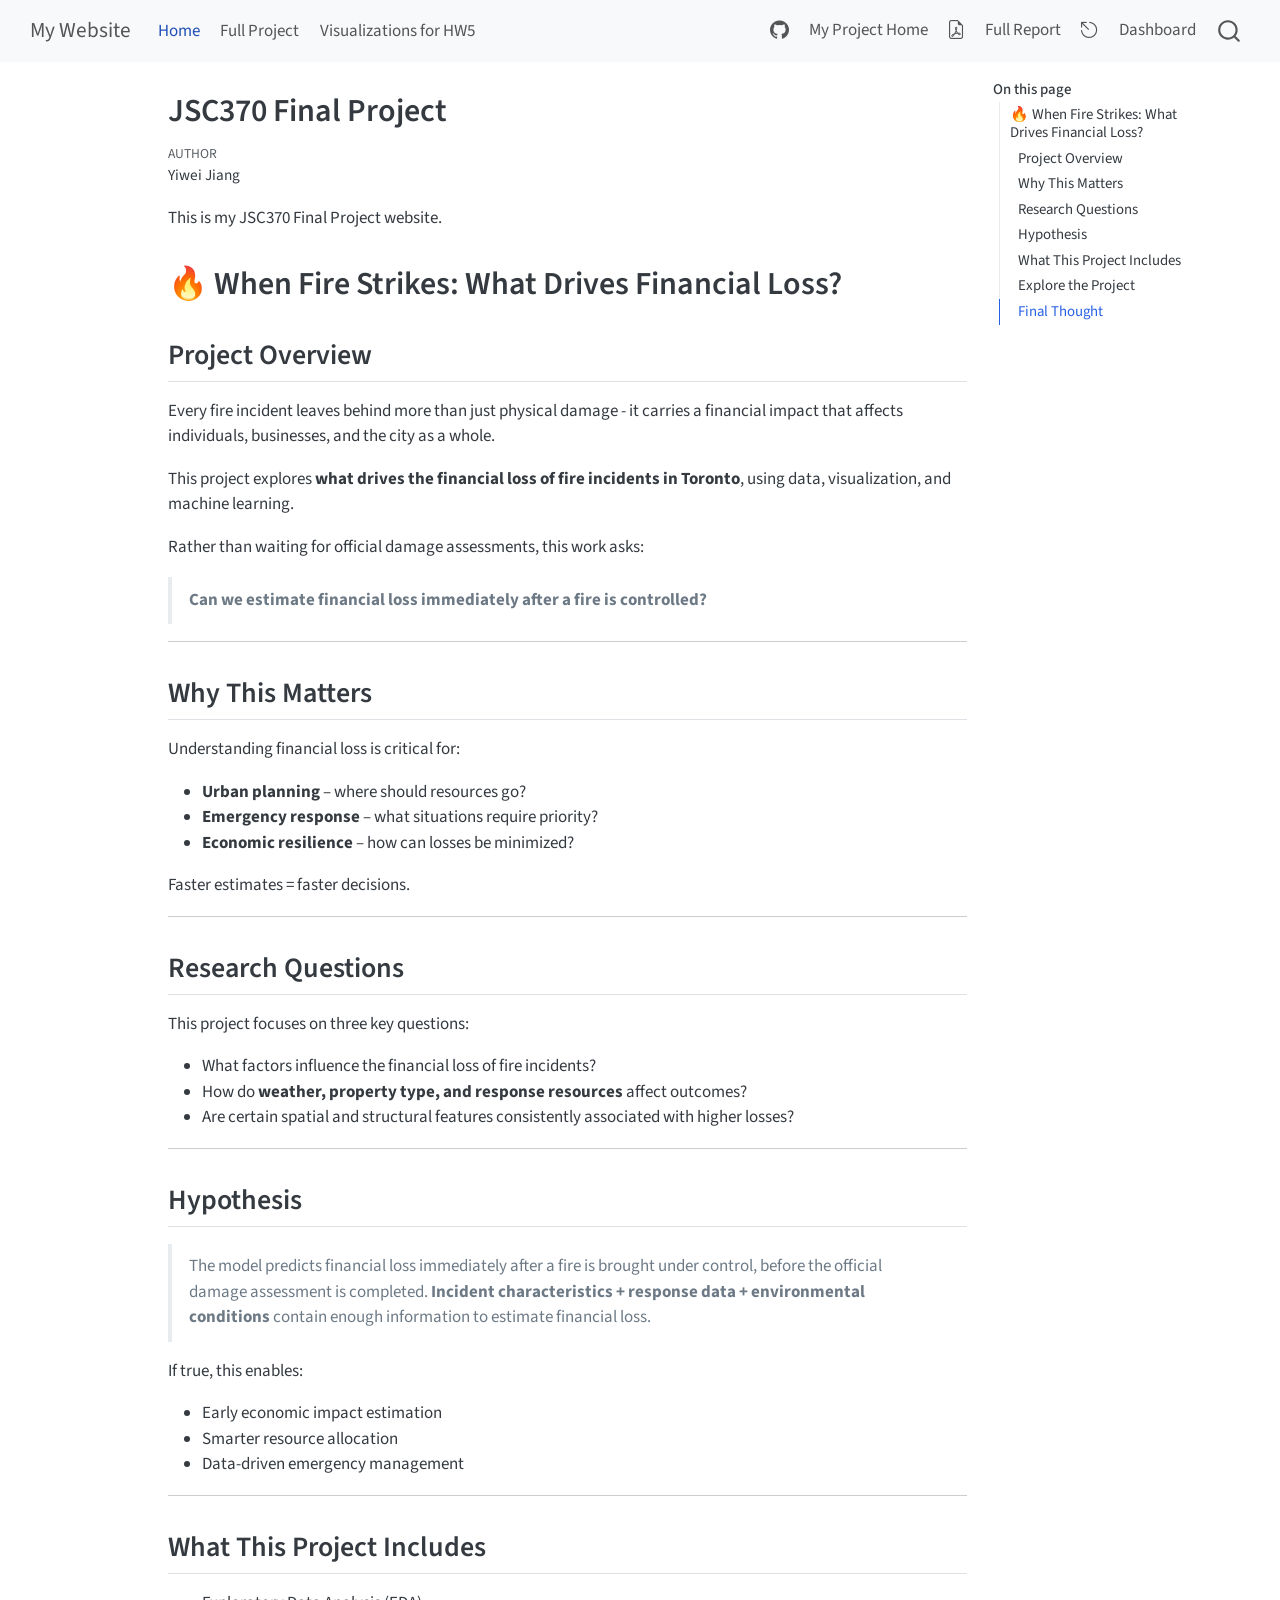
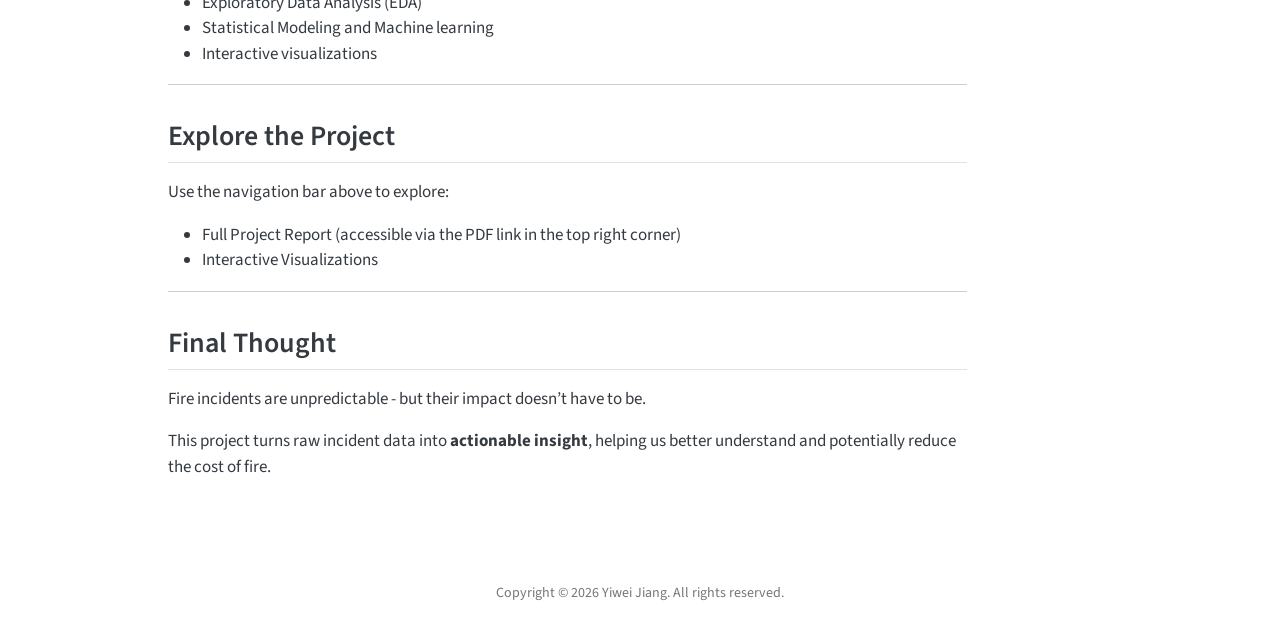
<file: docs/index.html>
<!DOCTYPE html>
<html xmlns="http://www.w3.org/1999/xhtml" lang="en" xml:lang="en"><head>

<meta charset="utf-8">
<meta name="generator" content="quarto-1.8.26">

<meta name="viewport" content="width=device-width, initial-scale=1.0, user-scalable=yes">

<meta name="author" content="Yiwei Jiang">

<title>JSC370 Final Project – My Website</title>
<style>
code{white-space: pre-wrap;}
span.smallcaps{font-variant: small-caps;}
div.columns{display: flex; gap: min(4vw, 1.5em);}
div.column{flex: auto; overflow-x: auto;}
div.hanging-indent{margin-left: 1.5em; text-indent: -1.5em;}
ul.task-list{list-style: none;}
ul.task-list li input[type="checkbox"] {
  width: 0.8em;
  margin: 0 0.8em 0.2em -1em; /* quarto-specific, see https://github.com/quarto-dev/quarto-cli/issues/4556 */ 
  vertical-align: middle;
}
</style>


<script src="site_libs/quarto-nav/quarto-nav.js"></script>
<script src="site_libs/quarto-nav/headroom.min.js"></script>
<script src="site_libs/clipboard/clipboard.min.js"></script>
<script src="site_libs/quarto-search/autocomplete.umd.js"></script>
<script src="site_libs/quarto-search/fuse.min.js"></script>
<script src="site_libs/quarto-search/quarto-search.js"></script>
<meta name="quarto:offset" content="./">
<script src="site_libs/quarto-html/quarto.js" type="module"></script>
<script src="site_libs/quarto-html/tabsets/tabsets.js" type="module"></script>
<script src="site_libs/quarto-html/axe/axe-check.js" type="module"></script>
<script src="site_libs/quarto-html/popper.min.js"></script>
<script src="site_libs/quarto-html/tippy.umd.min.js"></script>
<script src="site_libs/quarto-html/anchor.min.js"></script>
<link href="site_libs/quarto-html/tippy.css" rel="stylesheet">
<link href="site_libs/quarto-html/quarto-syntax-highlighting-587c61ba64f3a5504c4d52d930310e48.css" rel="stylesheet" id="quarto-text-highlighting-styles">
<script src="site_libs/bootstrap/bootstrap.min.js"></script>
<link href="site_libs/bootstrap/bootstrap-icons.css" rel="stylesheet">
<link href="site_libs/bootstrap/bootstrap-e31584831b205ffbb2d98406f31c2a5b.min.css" rel="stylesheet" append-hash="true" id="quarto-bootstrap" data-mode="light">
<script id="quarto-search-options" type="application/json">{
  "location": "navbar",
  "copy-button": false,
  "collapse-after": 3,
  "panel-placement": "end",
  "type": "overlay",
  "limit": 50,
  "keyboard-shortcut": [
    "f",
    "/",
    "s"
  ],
  "show-item-context": false,
  "language": {
    "search-no-results-text": "No results",
    "search-matching-documents-text": "matching documents",
    "search-copy-link-title": "Copy link to search",
    "search-hide-matches-text": "Hide additional matches",
    "search-more-match-text": "more match in this document",
    "search-more-matches-text": "more matches in this document",
    "search-clear-button-title": "Clear",
    "search-text-placeholder": "",
    "search-detached-cancel-button-title": "Cancel",
    "search-submit-button-title": "Submit",
    "search-label": "Search"
  }
}</script>


<link rel="stylesheet" href="styles.css">
</head>

<body class="nav-fixed quarto-light">

<div id="quarto-search-results"></div>
  <header id="quarto-header" class="headroom fixed-top">
    <nav class="navbar navbar-expand-lg " data-bs-theme="dark">
      <div class="navbar-container container-fluid">
      <div class="navbar-brand-container mx-auto">
    <a class="navbar-brand" href="./index.html">
    <span class="navbar-title">My Website</span>
    </a>
  </div>
            <div id="quarto-search" class="" title="Search"></div>
          <button class="navbar-toggler" type="button" data-bs-toggle="collapse" data-bs-target="#navbarCollapse" aria-controls="navbarCollapse" role="menu" aria-expanded="false" aria-label="Toggle navigation" onclick="if (window.quartoToggleHeadroom) { window.quartoToggleHeadroom(); }">
  <span class="navbar-toggler-icon"></span>
</button>
          <div class="collapse navbar-collapse" id="navbarCollapse">
            <ul class="navbar-nav navbar-nav-scroll me-auto">
  <li class="nav-item">
    <a class="nav-link active" href="./index.html" aria-current="page"> 
<span class="menu-text">Home</span></a>
  </li>  
  <li class="nav-item">
    <a class="nav-link" href="./report.html"> 
<span class="menu-text">Full Project</span></a>
  </li>  
  <li class="nav-item">
    <a class="nav-link" href="./viz.html"> 
<span class="menu-text">Visualizations for HW5</span></a>
  </li>  
</ul>
            <ul class="navbar-nav navbar-nav-scroll ms-auto">
  <li class="nav-item compact">
    <a class="nav-link" href="https://github.com/JYW5114/JSC370-project"> <i class="bi bi-github" role="img">
</i> 
<span class="menu-text"></span></a>
  </li>  
  <li class="nav-item">
    <a class="nav-link" href="https://github.com/JYW5114/JSC370-project"> 
<span class="menu-text">My Project Home</span></a>
  </li>  
  <li class="nav-item compact">
    <a class="nav-link" href="https://github.com/JYW5114/JSC370-project/blob/main/docs/JSC370_report.pdf"> <i class="bi bi-file-earmark-pdf" role="img">
</i> 
<span class="menu-text"></span></a>
  </li>  
  <li class="nav-item">
    <a class="nav-link" href="https://github.com/JYW5114/JSC370-project/blob/main/docs/JSC370_report.pdf"> 
<span class="menu-text">Full Report</span></a>
  </li>  
  <li class="nav-item compact">
    <a class="nav-link" href="https://github.com/JYW5114/JSC370-project"> <i class="bi bi-escape" role="img">
</i> 
<span class="menu-text"></span></a>
  </li>  
  <li class="nav-item">
    <a class="nav-link" href="https://jsc370-finalproject.onrender.com/" target="_blank"> 
<span class="menu-text">Dashboard</span></a>
  </li>  
</ul>
          </div> <!-- /navcollapse -->
            <div class="quarto-navbar-tools">
</div>
      </div> <!-- /container-fluid -->
    </nav>
</header>
<!-- content -->
<div id="quarto-content" class="quarto-container page-columns page-rows-contents page-layout-article page-navbar">
<!-- sidebar -->
<!-- margin-sidebar -->
    <div id="quarto-margin-sidebar" class="sidebar margin-sidebar">
        <nav id="TOC" role="doc-toc" class="toc-active">
    <h2 id="toc-title">On this page</h2>
   
  <ul>
  <li><a href="#when-fire-strikes-what-drives-financial-loss" id="toc-when-fire-strikes-what-drives-financial-loss" class="nav-link active" data-scroll-target="#when-fire-strikes-what-drives-financial-loss">🔥 When Fire Strikes: What Drives Financial Loss?</a>
  <ul class="collapse">
  <li><a href="#project-overview" id="toc-project-overview" class="nav-link" data-scroll-target="#project-overview">Project Overview</a></li>
  <li><a href="#why-this-matters" id="toc-why-this-matters" class="nav-link" data-scroll-target="#why-this-matters">Why This Matters</a></li>
  <li><a href="#research-questions" id="toc-research-questions" class="nav-link" data-scroll-target="#research-questions">Research Questions</a></li>
  <li><a href="#hypothesis" id="toc-hypothesis" class="nav-link" data-scroll-target="#hypothesis">Hypothesis</a></li>
  <li><a href="#what-this-project-includes" id="toc-what-this-project-includes" class="nav-link" data-scroll-target="#what-this-project-includes">What This Project Includes</a></li>
  <li><a href="#explore-the-project" id="toc-explore-the-project" class="nav-link" data-scroll-target="#explore-the-project">Explore the Project</a></li>
  <li><a href="#final-thought" id="toc-final-thought" class="nav-link" data-scroll-target="#final-thought">Final Thought</a></li>
  </ul></li>
  </ul>
</nav>
    </div>
<!-- main -->
<main class="content" id="quarto-document-content">

<header id="title-block-header" class="quarto-title-block default">
<div class="quarto-title">
<h1 class="title">JSC370 Final Project</h1>
</div>



<div class="quarto-title-meta">

    <div>
    <div class="quarto-title-meta-heading">Author</div>
    <div class="quarto-title-meta-contents">
             <p>Yiwei Jiang </p>
          </div>
  </div>
    
  
    
  </div>
  


</header>


<p>This is my JSC370 Final Project website.</p>
<section id="when-fire-strikes-what-drives-financial-loss" class="level1">
<h1>🔥 When Fire Strikes: What Drives Financial Loss?</h1>
<section id="project-overview" class="level2">
<h2 class="anchored" data-anchor-id="project-overview">Project Overview</h2>
<p>Every fire incident leaves behind more than just physical damage - it carries a financial impact that affects individuals, businesses, and the city as a whole.</p>
<p>This project explores <strong>what drives the financial loss of fire incidents in Toronto</strong>, using data, visualization, and machine learning.</p>
<p>Rather than waiting for official damage assessments, this work asks:</p>
<blockquote class="blockquote">
<p><strong>Can we estimate financial loss immediately after a fire is controlled?</strong></p>
</blockquote>
<hr>
</section>
<section id="why-this-matters" class="level2">
<h2 class="anchored" data-anchor-id="why-this-matters">Why This Matters</h2>
<p>Understanding financial loss is critical for:</p>
<ul>
<li><strong>Urban planning</strong> – where should resources go?</li>
<li><strong>Emergency response</strong> – what situations require priority?</li>
<li><strong>Economic resilience</strong> – how can losses be minimized?</li>
</ul>
<p>Faster estimates = faster decisions.</p>
<hr>
</section>
<section id="research-questions" class="level2">
<h2 class="anchored" data-anchor-id="research-questions">Research Questions</h2>
<p>This project focuses on three key questions:</p>
<ul>
<li>What factors influence the financial loss of fire incidents?</li>
<li>How do <strong>weather, property type, and response resources</strong> affect outcomes?</li>
<li>Are certain spatial and structural features consistently associated with higher losses?</li>
</ul>
<hr>
</section>
<section id="hypothesis" class="level2">
<h2 class="anchored" data-anchor-id="hypothesis">Hypothesis</h2>
<blockquote class="blockquote">
<p>The model predicts financial loss immediately after a fire is brought under control, before the official damage assessment is completed. <strong>Incident characteristics + response data + environmental conditions</strong> contain enough information to estimate financial loss.</p>
</blockquote>
<p>If true, this enables:</p>
<ul>
<li>Early economic impact estimation<br>
</li>
<li>Smarter resource allocation<br>
</li>
<li>Data-driven emergency management</li>
</ul>
<hr>
</section>
<section id="what-this-project-includes" class="level2">
<h2 class="anchored" data-anchor-id="what-this-project-includes">What This Project Includes</h2>
<ul>
<li>Exploratory Data Analysis (EDA)</li>
<li>Statistical Modeling and Machine learning</li>
<li>Interactive visualizations</li>
</ul>
<hr>
</section>
<section id="explore-the-project" class="level2">
<h2 class="anchored" data-anchor-id="explore-the-project">Explore the Project</h2>
<p>Use the navigation bar above to explore:</p>
<ul>
<li>Full Project Report (accessible via the PDF link in the top right corner)</li>
<li>Interactive Visualizations</li>
</ul>
<hr>
</section>
<section id="final-thought" class="level2">
<h2 class="anchored" data-anchor-id="final-thought">Final Thought</h2>
<p>Fire incidents are unpredictable - but their impact doesn’t have to be.</p>
<p>This project turns raw incident data into <strong>actionable insight</strong>, helping us better understand and potentially reduce the cost of fire.</p>


</section>
</section>

</main> <!-- /main -->
<script id="quarto-html-after-body" type="application/javascript">
  window.document.addEventListener("DOMContentLoaded", function (event) {
    const icon = "";
    const anchorJS = new window.AnchorJS();
    anchorJS.options = {
      placement: 'right',
      icon: icon
    };
    anchorJS.add('.anchored');
    const isCodeAnnotation = (el) => {
      for (const clz of el.classList) {
        if (clz.startsWith('code-annotation-')) {                     
          return true;
        }
      }
      return false;
    }
    const onCopySuccess = function(e) {
      // button target
      const button = e.trigger;
      // don't keep focus
      button.blur();
      // flash "checked"
      button.classList.add('code-copy-button-checked');
      var currentTitle = button.getAttribute("title");
      button.setAttribute("title", "Copied!");
      let tooltip;
      if (window.bootstrap) {
        button.setAttribute("data-bs-toggle", "tooltip");
        button.setAttribute("data-bs-placement", "left");
        button.setAttribute("data-bs-title", "Copied!");
        tooltip = new bootstrap.Tooltip(button, 
          { trigger: "manual", 
            customClass: "code-copy-button-tooltip",
            offset: [0, -8]});
        tooltip.show();    
      }
      setTimeout(function() {
        if (tooltip) {
          tooltip.hide();
          button.removeAttribute("data-bs-title");
          button.removeAttribute("data-bs-toggle");
          button.removeAttribute("data-bs-placement");
        }
        button.setAttribute("title", currentTitle);
        button.classList.remove('code-copy-button-checked');
      }, 1000);
      // clear code selection
      e.clearSelection();
    }
    const getTextToCopy = function(trigger) {
      const outerScaffold = trigger.parentElement.cloneNode(true);
      const codeEl = outerScaffold.querySelector('code');
      for (const childEl of codeEl.children) {
        if (isCodeAnnotation(childEl)) {
          childEl.remove();
        }
      }
      return codeEl.innerText;
    }
    const clipboard = new window.ClipboardJS('.code-copy-button:not([data-in-quarto-modal])', {
      text: getTextToCopy
    });
    clipboard.on('success', onCopySuccess);
    if (window.document.getElementById('quarto-embedded-source-code-modal')) {
      const clipboardModal = new window.ClipboardJS('.code-copy-button[data-in-quarto-modal]', {
        text: getTextToCopy,
        container: window.document.getElementById('quarto-embedded-source-code-modal')
      });
      clipboardModal.on('success', onCopySuccess);
    }
      var localhostRegex = new RegExp(/^(?:http|https):\/\/localhost\:?[0-9]*\//);
      var mailtoRegex = new RegExp(/^mailto:/);
        var filterRegex = new RegExp('/' + window.location.host + '/');
      var isInternal = (href) => {
          return filterRegex.test(href) || localhostRegex.test(href) || mailtoRegex.test(href);
      }
      // Inspect non-navigation links and adorn them if external
     var links = window.document.querySelectorAll('a[href]:not(.nav-link):not(.navbar-brand):not(.toc-action):not(.sidebar-link):not(.sidebar-item-toggle):not(.pagination-link):not(.no-external):not([aria-hidden]):not(.dropdown-item):not(.quarto-navigation-tool):not(.about-link)');
      for (var i=0; i<links.length; i++) {
        const link = links[i];
        if (!isInternal(link.href)) {
          // undo the damage that might have been done by quarto-nav.js in the case of
          // links that we want to consider external
          if (link.dataset.originalHref !== undefined) {
            link.href = link.dataset.originalHref;
          }
        }
      }
    function tippyHover(el, contentFn, onTriggerFn, onUntriggerFn) {
      const config = {
        allowHTML: true,
        maxWidth: 500,
        delay: 100,
        arrow: false,
        appendTo: function(el) {
            return el.parentElement;
        },
        interactive: true,
        interactiveBorder: 10,
        theme: 'quarto',
        placement: 'bottom-start',
      };
      if (contentFn) {
        config.content = contentFn;
      }
      if (onTriggerFn) {
        config.onTrigger = onTriggerFn;
      }
      if (onUntriggerFn) {
        config.onUntrigger = onUntriggerFn;
      }
      window.tippy(el, config); 
    }
    const noterefs = window.document.querySelectorAll('a[role="doc-noteref"]');
    for (var i=0; i<noterefs.length; i++) {
      const ref = noterefs[i];
      tippyHover(ref, function() {
        // use id or data attribute instead here
        let href = ref.getAttribute('data-footnote-href') || ref.getAttribute('href');
        try { href = new URL(href).hash; } catch {}
        const id = href.replace(/^#\/?/, "");
        const note = window.document.getElementById(id);
        if (note) {
          return note.innerHTML;
        } else {
          return "";
        }
      });
    }
    const xrefs = window.document.querySelectorAll('a.quarto-xref');
    const processXRef = (id, note) => {
      // Strip column container classes
      const stripColumnClz = (el) => {
        el.classList.remove("page-full", "page-columns");
        if (el.children) {
          for (const child of el.children) {
            stripColumnClz(child);
          }
        }
      }
      stripColumnClz(note)
      if (id === null || id.startsWith('sec-')) {
        // Special case sections, only their first couple elements
        const container = document.createElement("div");
        if (note.children && note.children.length > 2) {
          container.appendChild(note.children[0].cloneNode(true));
          for (let i = 1; i < note.children.length; i++) {
            const child = note.children[i];
            if (child.tagName === "P" && child.innerText === "") {
              continue;
            } else {
              container.appendChild(child.cloneNode(true));
              break;
            }
          }
          if (window.Quarto?.typesetMath) {
            window.Quarto.typesetMath(container);
          }
          return container.innerHTML
        } else {
          if (window.Quarto?.typesetMath) {
            window.Quarto.typesetMath(note);
          }
          return note.innerHTML;
        }
      } else {
        // Remove any anchor links if they are present
        const anchorLink = note.querySelector('a.anchorjs-link');
        if (anchorLink) {
          anchorLink.remove();
        }
        if (window.Quarto?.typesetMath) {
          window.Quarto.typesetMath(note);
        }
        if (note.classList.contains("callout")) {
          return note.outerHTML;
        } else {
          return note.innerHTML;
        }
      }
    }
    for (var i=0; i<xrefs.length; i++) {
      const xref = xrefs[i];
      tippyHover(xref, undefined, function(instance) {
        instance.disable();
        let url = xref.getAttribute('href');
        let hash = undefined; 
        if (url.startsWith('#')) {
          hash = url;
        } else {
          try { hash = new URL(url).hash; } catch {}
        }
        if (hash) {
          const id = hash.replace(/^#\/?/, "");
          const note = window.document.getElementById(id);
          if (note !== null) {
            try {
              const html = processXRef(id, note.cloneNode(true));
              instance.setContent(html);
            } finally {
              instance.enable();
              instance.show();
            }
          } else {
            // See if we can fetch this
            fetch(url.split('#')[0])
            .then(res => res.text())
            .then(html => {
              const parser = new DOMParser();
              const htmlDoc = parser.parseFromString(html, "text/html");
              const note = htmlDoc.getElementById(id);
              if (note !== null) {
                const html = processXRef(id, note);
                instance.setContent(html);
              } 
            }).finally(() => {
              instance.enable();
              instance.show();
            });
          }
        } else {
          // See if we can fetch a full url (with no hash to target)
          // This is a special case and we should probably do some content thinning / targeting
          fetch(url)
          .then(res => res.text())
          .then(html => {
            const parser = new DOMParser();
            const htmlDoc = parser.parseFromString(html, "text/html");
            const note = htmlDoc.querySelector('main.content');
            if (note !== null) {
              // This should only happen for chapter cross references
              // (since there is no id in the URL)
              // remove the first header
              if (note.children.length > 0 && note.children[0].tagName === "HEADER") {
                note.children[0].remove();
              }
              const html = processXRef(null, note);
              instance.setContent(html);
            } 
          }).finally(() => {
            instance.enable();
            instance.show();
          });
        }
      }, function(instance) {
      });
    }
        let selectedAnnoteEl;
        const selectorForAnnotation = ( cell, annotation) => {
          let cellAttr = 'data-code-cell="' + cell + '"';
          let lineAttr = 'data-code-annotation="' +  annotation + '"';
          const selector = 'span[' + cellAttr + '][' + lineAttr + ']';
          return selector;
        }
        const selectCodeLines = (annoteEl) => {
          const doc = window.document;
          const targetCell = annoteEl.getAttribute("data-target-cell");
          const targetAnnotation = annoteEl.getAttribute("data-target-annotation");
          const annoteSpan = window.document.querySelector(selectorForAnnotation(targetCell, targetAnnotation));
          const lines = annoteSpan.getAttribute("data-code-lines").split(",");
          const lineIds = lines.map((line) => {
            return targetCell + "-" + line;
          })
          let top = null;
          let height = null;
          let parent = null;
          if (lineIds.length > 0) {
              //compute the position of the single el (top and bottom and make a div)
              const el = window.document.getElementById(lineIds[0]);
              top = el.offsetTop;
              height = el.offsetHeight;
              parent = el.parentElement.parentElement;
            if (lineIds.length > 1) {
              const lastEl = window.document.getElementById(lineIds[lineIds.length - 1]);
              const bottom = lastEl.offsetTop + lastEl.offsetHeight;
              height = bottom - top;
            }
            if (top !== null && height !== null && parent !== null) {
              // cook up a div (if necessary) and position it 
              let div = window.document.getElementById("code-annotation-line-highlight");
              if (div === null) {
                div = window.document.createElement("div");
                div.setAttribute("id", "code-annotation-line-highlight");
                div.style.position = 'absolute';
                parent.appendChild(div);
              }
              div.style.top = top - 2 + "px";
              div.style.height = height + 4 + "px";
              div.style.left = 0;
              let gutterDiv = window.document.getElementById("code-annotation-line-highlight-gutter");
              if (gutterDiv === null) {
                gutterDiv = window.document.createElement("div");
                gutterDiv.setAttribute("id", "code-annotation-line-highlight-gutter");
                gutterDiv.style.position = 'absolute';
                const codeCell = window.document.getElementById(targetCell);
                const gutter = codeCell.querySelector('.code-annotation-gutter');
                gutter.appendChild(gutterDiv);
              }
              gutterDiv.style.top = top - 2 + "px";
              gutterDiv.style.height = height + 4 + "px";
            }
            selectedAnnoteEl = annoteEl;
          }
        };
        const unselectCodeLines = () => {
          const elementsIds = ["code-annotation-line-highlight", "code-annotation-line-highlight-gutter"];
          elementsIds.forEach((elId) => {
            const div = window.document.getElementById(elId);
            if (div) {
              div.remove();
            }
          });
          selectedAnnoteEl = undefined;
        };
          // Handle positioning of the toggle
      window.addEventListener(
        "resize",
        throttle(() => {
          elRect = undefined;
          if (selectedAnnoteEl) {
            selectCodeLines(selectedAnnoteEl);
          }
        }, 10)
      );
      function throttle(fn, ms) {
      let throttle = false;
      let timer;
        return (...args) => {
          if(!throttle) { // first call gets through
              fn.apply(this, args);
              throttle = true;
          } else { // all the others get throttled
              if(timer) clearTimeout(timer); // cancel #2
              timer = setTimeout(() => {
                fn.apply(this, args);
                timer = throttle = false;
              }, ms);
          }
        };
      }
        // Attach click handler to the DT
        const annoteDls = window.document.querySelectorAll('dt[data-target-cell]');
        for (const annoteDlNode of annoteDls) {
          annoteDlNode.addEventListener('click', (event) => {
            const clickedEl = event.target;
            if (clickedEl !== selectedAnnoteEl) {
              unselectCodeLines();
              const activeEl = window.document.querySelector('dt[data-target-cell].code-annotation-active');
              if (activeEl) {
                activeEl.classList.remove('code-annotation-active');
              }
              selectCodeLines(clickedEl);
              clickedEl.classList.add('code-annotation-active');
            } else {
              // Unselect the line
              unselectCodeLines();
              clickedEl.classList.remove('code-annotation-active');
            }
          });
        }
    const findCites = (el) => {
      const parentEl = el.parentElement;
      if (parentEl) {
        const cites = parentEl.dataset.cites;
        if (cites) {
          return {
            el,
            cites: cites.split(' ')
          };
        } else {
          return findCites(el.parentElement)
        }
      } else {
        return undefined;
      }
    };
    var bibliorefs = window.document.querySelectorAll('a[role="doc-biblioref"]');
    for (var i=0; i<bibliorefs.length; i++) {
      const ref = bibliorefs[i];
      const citeInfo = findCites(ref);
      if (citeInfo) {
        tippyHover(citeInfo.el, function() {
          var popup = window.document.createElement('div');
          citeInfo.cites.forEach(function(cite) {
            var citeDiv = window.document.createElement('div');
            citeDiv.classList.add('hanging-indent');
            citeDiv.classList.add('csl-entry');
            var biblioDiv = window.document.getElementById('ref-' + cite);
            if (biblioDiv) {
              citeDiv.innerHTML = biblioDiv.innerHTML;
            }
            popup.appendChild(citeDiv);
          });
          return popup.innerHTML;
        });
      }
    }
  });
  </script>
</div> <!-- /content -->
<footer class="footer">
  <div class="nav-footer">
    <div class="nav-footer-left">
      &nbsp;
    </div>   
    <div class="nav-footer-center">
<p>Copyright © 2026 Yiwei Jiang. All rights reserved.</p>
</div>
    <div class="nav-footer-right">
      &nbsp;
    </div>
  </div>
</footer>




</body></html>
</file>
<file: docs/site_libs/quarto-html/tippy.css>
.tippy-box[data-animation=fade][data-state=hidden]{opacity:0}[data-tippy-root]{max-width:calc(100vw - 10px)}.tippy-box{position:relative;background-color:#333;color:#fff;border-radius:4px;font-size:14px;line-height:1.4;white-space:normal;outline:0;transition-property:transform,visibility,opacity}.tippy-box[data-placement^=top]>.tippy-arrow{bottom:0}.tippy-box[data-placement^=top]>.tippy-arrow:before{bottom:-7px;left:0;border-width:8px 8px 0;border-top-color:initial;transform-origin:center top}.tippy-box[data-placement^=bottom]>.tippy-arrow{top:0}.tippy-box[data-placement^=bottom]>.tippy-arrow:before{top:-7px;left:0;border-width:0 8px 8px;border-bottom-color:initial;transform-origin:center bottom}.tippy-box[data-placement^=left]>.tippy-arrow{right:0}.tippy-box[data-placement^=left]>.tippy-arrow:before{border-width:8px 0 8px 8px;border-left-color:initial;right:-7px;transform-origin:center left}.tippy-box[data-placement^=right]>.tippy-arrow{left:0}.tippy-box[data-placement^=right]>.tippy-arrow:before{left:-7px;border-width:8px 8px 8px 0;border-right-color:initial;transform-origin:center right}.tippy-box[data-inertia][data-state=visible]{transition-timing-function:cubic-bezier(.54,1.5,.38,1.11)}.tippy-arrow{width:16px;height:16px;color:#333}.tippy-arrow:before{content:"";position:absolute;border-color:transparent;border-style:solid}.tippy-content{position:relative;padding:5px 9px;z-index:1}
</file>
<file: docs/site_libs/quarto-html/quarto-syntax-highlighting-587c61ba64f3a5504c4d52d930310e48.css>
/* quarto syntax highlight colors */
:root {
  --quarto-hl-ot-color: #003B4F;
  --quarto-hl-at-color: #657422;
  --quarto-hl-ss-color: #20794D;
  --quarto-hl-an-color: #5E5E5E;
  --quarto-hl-fu-color: #4758AB;
  --quarto-hl-st-color: #20794D;
  --quarto-hl-cf-color: #003B4F;
  --quarto-hl-op-color: #5E5E5E;
  --quarto-hl-er-color: #AD0000;
  --quarto-hl-bn-color: #AD0000;
  --quarto-hl-al-color: #AD0000;
  --quarto-hl-va-color: #111111;
  --quarto-hl-bu-color: inherit;
  --quarto-hl-ex-color: inherit;
  --quarto-hl-pp-color: #AD0000;
  --quarto-hl-in-color: #5E5E5E;
  --quarto-hl-vs-color: #20794D;
  --quarto-hl-wa-color: #5E5E5E;
  --quarto-hl-do-color: #5E5E5E;
  --quarto-hl-im-color: #00769E;
  --quarto-hl-ch-color: #20794D;
  --quarto-hl-dt-color: #AD0000;
  --quarto-hl-fl-color: #AD0000;
  --quarto-hl-co-color: #5E5E5E;
  --quarto-hl-cv-color: #5E5E5E;
  --quarto-hl-cn-color: #8f5902;
  --quarto-hl-sc-color: #5E5E5E;
  --quarto-hl-dv-color: #AD0000;
  --quarto-hl-kw-color: #003B4F;
}

/* other quarto variables */
:root {
  --quarto-font-monospace: SFMono-Regular, Menlo, Monaco, Consolas, "Liberation Mono", "Courier New", monospace;
}

/* syntax highlight based on Pandoc's rules */
pre > code.sourceCode > span {
  color: #003B4F;
}

code.sourceCode > span {
  color: #003B4F;
}

div.sourceCode,
div.sourceCode pre.sourceCode {
  color: #003B4F;
}

/* Normal */
code span {
  color: #003B4F;
}

/* Alert */
code span.al {
  color: #AD0000;
  font-style: inherit;
}

/* Annotation */
code span.an {
  color: #5E5E5E;
  font-style: inherit;
}

/* Attribute */
code span.at {
  color: #657422;
  font-style: inherit;
}

/* BaseN */
code span.bn {
  color: #AD0000;
  font-style: inherit;
}

/* BuiltIn */
code span.bu {
  font-style: inherit;
}

/* ControlFlow */
code span.cf {
  color: #003B4F;
  font-weight: bold;
  font-style: inherit;
}

/* Char */
code span.ch {
  color: #20794D;
  font-style: inherit;
}

/* Constant */
code span.cn {
  color: #8f5902;
  font-style: inherit;
}

/* Comment */
code span.co {
  color: #5E5E5E;
  font-style: inherit;
}

/* CommentVar */
code span.cv {
  color: #5E5E5E;
  font-style: italic;
}

/* Documentation */
code span.do {
  color: #5E5E5E;
  font-style: italic;
}

/* DataType */
code span.dt {
  color: #AD0000;
  font-style: inherit;
}

/* DecVal */
code span.dv {
  color: #AD0000;
  font-style: inherit;
}

/* Error */
code span.er {
  color: #AD0000;
  font-style: inherit;
}

/* Extension */
code span.ex {
  font-style: inherit;
}

/* Float */
code span.fl {
  color: #AD0000;
  font-style: inherit;
}

/* Function */
code span.fu {
  color: #4758AB;
  font-style: inherit;
}

/* Import */
code span.im {
  color: #00769E;
  font-style: inherit;
}

/* Information */
code span.in {
  color: #5E5E5E;
  font-style: inherit;
}

/* Keyword */
code span.kw {
  color: #003B4F;
  font-weight: bold;
  font-style: inherit;
}

/* Operator */
code span.op {
  color: #5E5E5E;
  font-style: inherit;
}

/* Other */
code span.ot {
  color: #003B4F;
  font-style: inherit;
}

/* Preprocessor */
code span.pp {
  color: #AD0000;
  font-style: inherit;
}

/* SpecialChar */
code span.sc {
  color: #5E5E5E;
  font-style: inherit;
}

/* SpecialString */
code span.ss {
  color: #20794D;
  font-style: inherit;
}

/* String */
code span.st {
  color: #20794D;
  font-style: inherit;
}

/* Variable */
code span.va {
  color: #111111;
  font-style: inherit;
}

/* VerbatimString */
code span.vs {
  color: #20794D;
  font-style: inherit;
}

/* Warning */
code span.wa {
  color: #5E5E5E;
  font-style: italic;
}

.prevent-inlining {
  content: "</";
}

/*# sourceMappingURL=2dce1cc6c82594539e1579de68416b47.css.map */
</file>
<file: docs/styles.css>
h1 {
  font-size: 32px;
}
h1.title {
  font-size: 32px;
}
h2 {
  font-size: 28px;
}
h3 {
  font-size: 24px;
  font-style: bold;
  font-weight: 200;
}
h4 {
  font-size: 20px;
}
h5 {
  font-size: 16px;
}
h6 {
  font-size: 12px;
}
img {
    display: block;
    margin: auto;
}

.img-circle {
    border-radius: 50%;
}

code { /* Code block */
    font-size: 15px;
}
</file>
